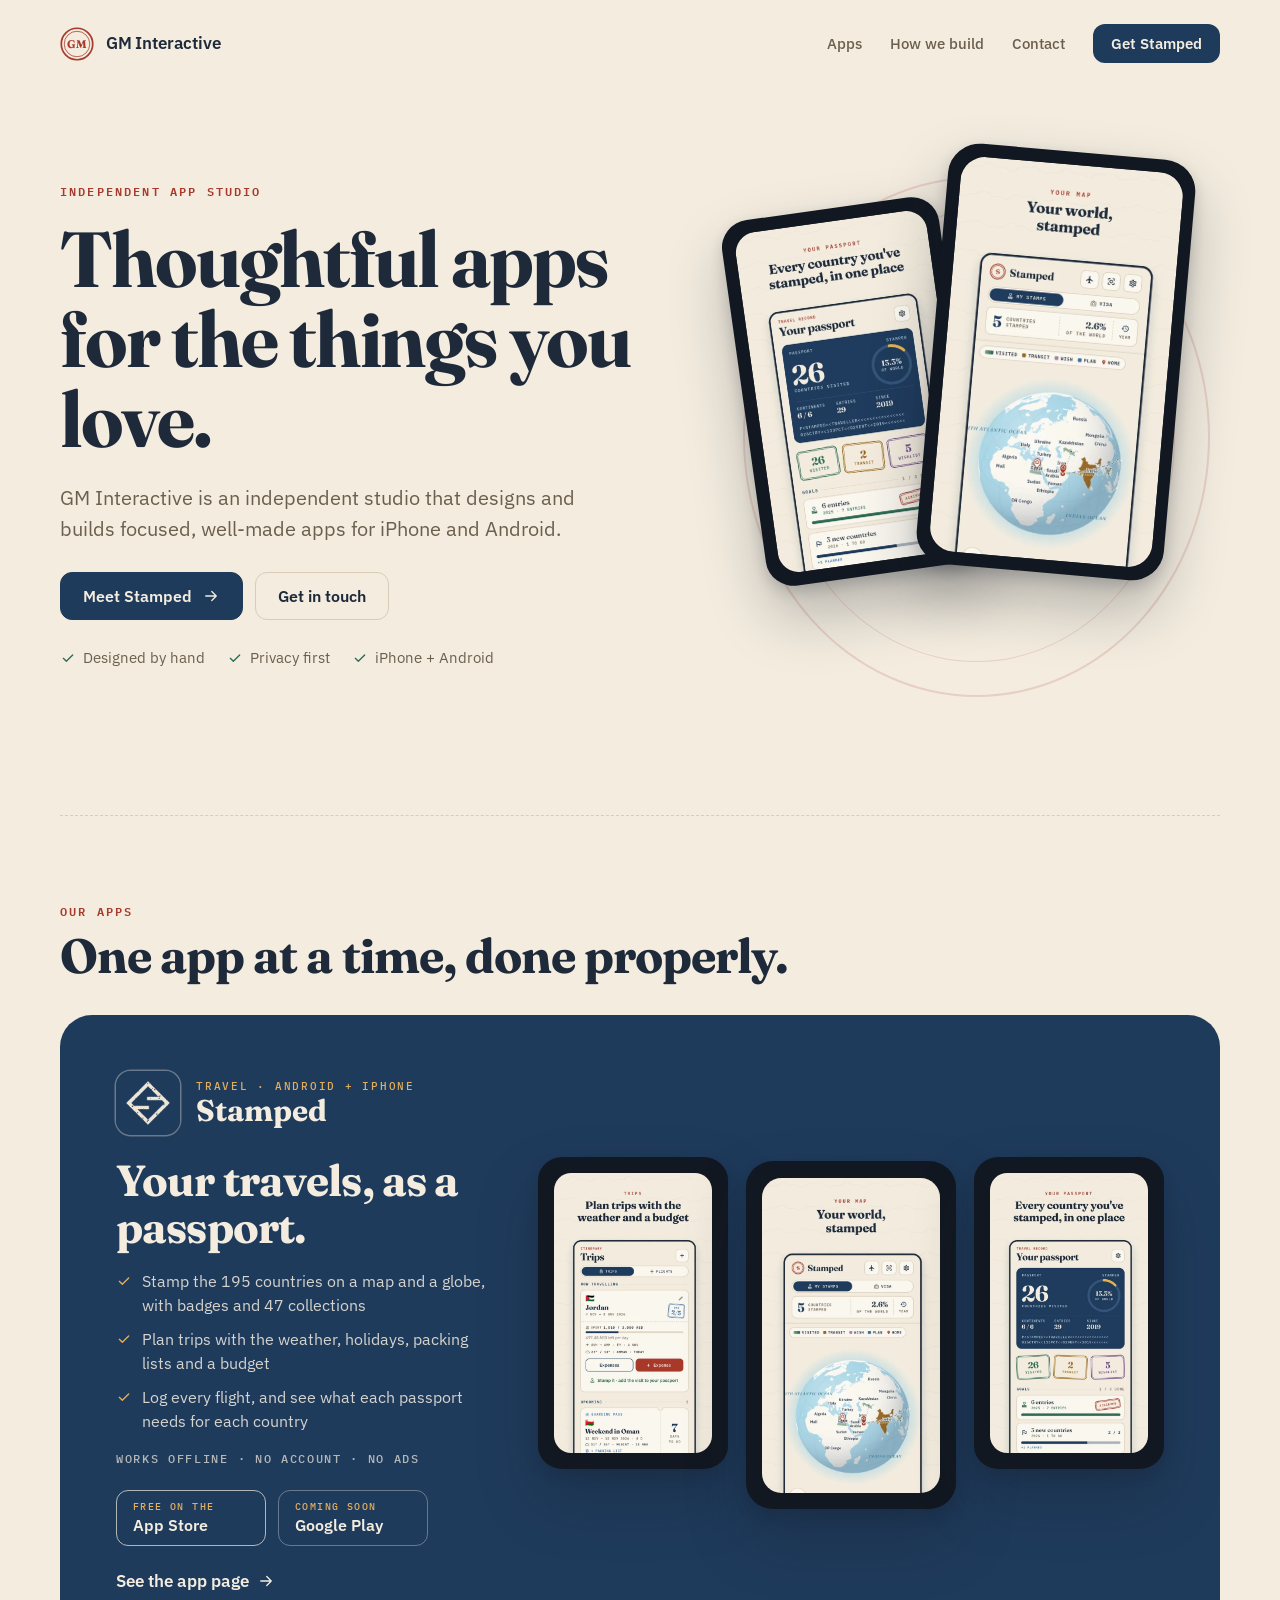
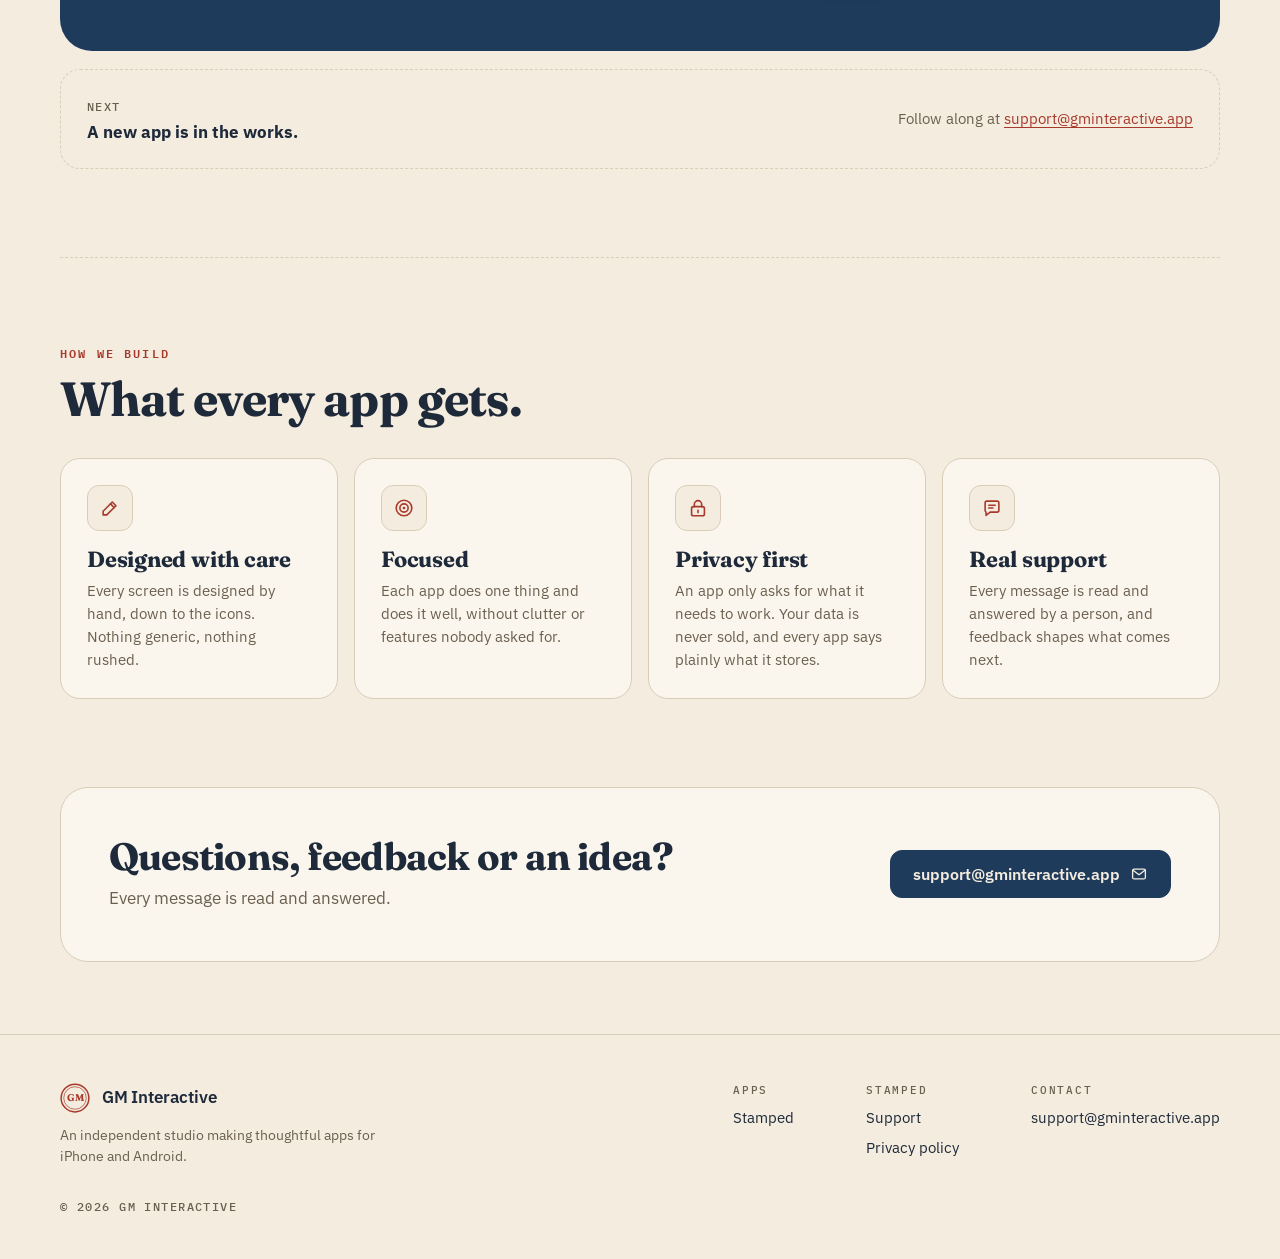
<file: index.html>
<!doctype html>
<html lang="en">
<head>
<meta charset="utf-8">
<meta name="viewport" content="width=device-width, initial-scale=1">
<title>GM Interactive · Thoughtful apps for iPhone and Android</title>
<meta name="description" content="GM Interactive is an independent studio that designs and builds focused, well-made apps for iPhone and Android. Home of Stamped, a travel passport for your phone.">
<meta property="og:title" content="GM Interactive">
<meta property="og:description" content="An independent studio making thoughtful apps for iPhone and Android.">
<meta property="og:image" content="https://gminteractive.app/stamped/img/og.png">
<meta property="og:image:width" content="1200">
<meta property="og:image:height" content="630">
<meta name="twitter:card" content="summary_large_image">
<link rel="icon" href="/favicon.svg" type="image/svg+xml">
<link rel="preconnect" href="https://fonts.googleapis.com">
<link rel="preconnect" href="https://fonts.gstatic.com" crossorigin>
<link href="https://fonts.googleapis.com/css2?family=Fraunces:opsz,wght@9..144,600;9..144,700&family=IBM+Plex+Mono:wght@500;600&family=IBM+Plex+Sans:wght@400;500;600&display=swap" rel="stylesheet">
<link rel="stylesheet" href="/style.css">
<style>
  .eyebrow { font: 600 12px/1.2 var(--mono); letter-spacing: .18em; text-transform: uppercase; color: var(--red); }
  .b { display: inline-flex; align-items: center; gap: 10px; min-height: 48px; padding: 13px 22px; border-radius: 12px; text-decoration: none;
        font: 600 16px/1 var(--sans); border: 1.5px solid var(--primary); background: var(--primary); color: var(--on-primary); }
  .b:hover { opacity: .92; }
  .b.ghost { background: transparent; color: var(--ink); border-color: var(--line); }
  .b.ghost:hover { border-color: var(--ink); opacity: 1; }

  .hero { display: grid; grid-template-columns: 1.1fr .9fr; gap: 56px; align-items: center; padding: 40px 0 88px; }
  .hero h1 { font-size: clamp(42px, 6.2vw, 78px); line-height: 1.03; letter-spacing: -.025em; margin: 20px 0 22px; }
  .hero .lead { font-size: 20px; line-height: 1.55; color: var(--muted); max-width: 540px; margin: 0 0 28px; }
  .hero .ctas { display: flex; gap: 12px; flex-wrap: wrap; }
  .trust { display: flex; gap: 22px; flex-wrap: wrap; margin-top: 26px; font-size: 15px; color: var(--muted); }
  .trust span { display: inline-flex; align-items: center; gap: 7px; }
  .trust svg { color: var(--green); }
  .stage { position: relative; height: 600px; }
  .stage .ring { position: absolute; border-radius: 50%; border: 2px solid var(--red); opacity: .16; }
  .stage .ring.r1 { inset: 50px 10px 30px 20px; }
  .stage .ring.r2 { inset: 85px 45px 65px 55px; border-width: 1px; }
  .phone { background: #121821; padding: 2.6%; border-radius: 13%/7.4%; box-shadow: 0 30px 60px rgba(20,28,40,.28), 0 6px 14px rgba(20,28,40,.18); }
  .phone img { width: 100%; height: auto; aspect-ratio: 9/16; object-fit: cover; border-radius: 11%/6.2%; }
  .stage .back { position: absolute; left: 4%; top: 80px; width: 44%; transform: rotate(-8deg); }
  .stage .front { position: absolute; left: 42%; top: 24px; width: 50%; transform: rotate(5deg); }

  .section { padding: 88px 0; }
  .section.lined { border-top: 1.5px dashed var(--line); }
  .section h2 { font-size: clamp(32px, 4vw, 48px); letter-spacing: -.02em; margin: 12px 0 0; }
  .section .head { margin-bottom: 32px; max-width: 760px; }

  .feature { background: var(--page); color: #F3ECDF; border-radius: 32px; padding: 56px; display: grid; grid-template-columns: 1fr auto; gap: 48px; align-items: center; overflow: hidden; }
  .feature .app-id { display: flex; align-items: center; gap: 16px; }
  .feature .app-id img { width: 64px; height: 64px; border-radius: 15px; box-shadow: 0 0 0 1.5px rgba(243,236,223,.35); }
  .feature .tag { font: 500 11px/1.4 var(--mono); letter-spacing: .16em; text-transform: uppercase; color: #E3AE5C; }
  .feature .name { font: 700 30px/1.1 var(--serif); }
  .feature h3 { font-size: clamp(30px, 3.4vw, 46px); line-height: 1.08; letter-spacing: -.02em; margin: 22px 0 18px; color: #F3ECDF; }
  .feature ul { list-style: none; padding: 0; margin: 0 0 18px; display: grid; gap: 10px; }
  .feature li { display: flex; gap: 10px; align-items: flex-start; font-size: 16px; line-height: 1.5; color: rgba(243,236,223,.86); }
  .feature li svg { color: #E3AE5C; flex: none; margin-top: 4px; }
  .feature .promise { font: 500 12px/1.4 var(--mono); letter-spacing: .14em; text-transform: uppercase; color: rgba(243,236,223,.7); margin-bottom: 22px; }
  .stores { display: flex; gap: 12px; flex-wrap: wrap; margin-bottom: 22px; }
  .store { display: flex; flex-direction: column; gap: 2px; padding: 9px 16px; border-radius: 12px; border: 1.5px solid rgba(243,236,223,.35); min-width: 150px; }
  .store small { font: 500 10px/1.3 var(--mono); letter-spacing: .14em; text-transform: uppercase; color: #E3AE5C; }
  .store b { font: 600 16px/1.3 var(--sans); }
  a.store { color: inherit; text-decoration: none; border-color: rgba(243,236,223,.7); }
  a.store:hover { background: rgba(243,236,223,.08); }
  .feature .more { display: inline-flex; align-items: center; gap: 8px; color: #F3ECDF; font-weight: 600; text-decoration: none; }
  .feature .more:hover { text-decoration: underline; }
  .shots { display: flex; gap: 18px; align-items: flex-end; }
  .shots .phone { width: 190px; }
  .shots .phone.mid { width: 210px; }
  .shots .phone.side { margin-bottom: 40px; }
  .next { margin-top: 18px; border: 1.5px dashed var(--line); border-radius: 20px; padding: 22px 26px; display: flex; align-items: center; justify-content: space-between; gap: 16px; flex-wrap: wrap; }
  .next b { display: block; font-size: 17px; }
  .next span.muted { font-size: 15px; }

  .grid4 { display: grid; grid-template-columns: repeat(4, 1fr); gap: 16px; }
  .pcard { background: var(--card); border: 1.5px solid var(--line); border-radius: 20px; padding: 26px; }
  .pcard .ico { width: 46px; height: 46px; border-radius: 12px; background: var(--paper); border: 1.5px solid var(--line); display: grid; place-items: center; color: var(--red); }
  .pcard h3 { font-size: 22px; margin: 16px 0 8px; }
  .pcard p { margin: 0; font-size: 15px; line-height: 1.55; color: var(--muted); }

  .contact { background: var(--card); border: 1.5px solid var(--line); border-radius: 28px; padding: 48px; display: flex; align-items: center; justify-content: space-between; gap: 24px; flex-wrap: wrap; }
  .contact h2 { font-size: clamp(28px, 3vw, 38px); letter-spacing: -.02em; margin: 0 0 8px; }
  .contact p { margin: 0; color: var(--muted); }

  @media (max-width: 980px) {
    .hero { grid-template-columns: 1fr; gap: 24px; padding-bottom: 56px; }
    .stage { height: 420px; max-width: 460px; width: 100%; margin: 0 auto; }
    .feature { grid-template-columns: 1fr; padding: 32px; }
    .grid4 { grid-template-columns: repeat(2, 1fr); }
  }
  @media (max-width: 640px) {
    .hero { padding-top: 16px; }
    .hero .lead { font-size: 17px; }
    .trust { gap: 12px; }
    .stage { height: 360px; }
    .section { padding: 56px 0; }
    .feature { padding: 24px; border-radius: 22px; }
    .shots { gap: 10px; justify-content: center; margin: 0 -24px; }
    .shots .phone, .shots .phone.mid { width: 30%; }
    .shots .phone.side { margin-bottom: 0; }
    .grid4 { grid-template-columns: 1fr; }
    .contact { padding: 28px; border-radius: 22px; }
  }
</style>
</head>
<body>
<header class="wrap top">
  <a class="brand" href="/"><svg width="34" height="34" viewBox="0 0 40 40" aria-hidden="true"><circle cx="20" cy="20" r="18.5" fill="none" stroke="var(--red)" stroke-width="2"/><circle cx="20" cy="20" r="15" fill="none" stroke="var(--red)" stroke-width="0.9"/><text x="20" y="24.6" text-anchor="middle" font-family="Fraunces, Georgia, serif" font-weight="700" font-size="13" letter-spacing="-0.5" fill="var(--red)">GM</text></svg>GM Interactive</a>
  <nav class="nav" aria-label="Main"><a href="/#apps">Apps</a><a href="/#how">How we build</a><a href="/#contact">Contact</a><a class="cta" href="/stamped/">Get Stamped</a></nav>
  <details class="menu">
    <summary aria-label="Menu"><svg width="22" height="22" viewBox="0 0 24 24" fill="none" stroke="currentColor" stroke-width="1.75" stroke-linecap="round" aria-hidden="true"><path d="M4 7h16M4 12h16M4 17h16"/></svg></summary>
    <div class="menu-panel"><a href="/#apps">Apps</a><a href="/#how">How we build</a><a href="/#contact">Contact</a><a href="/stamped/">Get Stamped</a></div>
  </details>
</header>

<main class="wrap">
  <section class="hero">
    <div>
      <div class="eyebrow">Independent app studio</div>
      <h1>Thoughtful apps for the things you love.</h1>
      <p class="lead">GM Interactive is an independent studio that designs and builds focused, well-made apps for iPhone and Android.</p>
      <div class="ctas">
        <a class="b" href="/stamped/">Meet Stamped <svg width="18" height="18" viewBox="0 0 24 24" fill="none" stroke="currentColor" stroke-width="1.75" stroke-linecap="round" stroke-linejoin="round" aria-hidden="true"><path d="M5 12h14M13 6l6 6-6 6"/></svg></a>
        <a class="b ghost" href="#contact">Get in touch</a>
      </div>
      <div class="trust"><span><svg width="16" height="16" viewBox="0 0 24 24" fill="none" stroke="currentColor" stroke-width="2" stroke-linecap="round" stroke-linejoin="round" aria-hidden="true"><path d="M5 12.5l4.5 4.5L19 7.5"/></svg>Designed by hand</span><span><svg width="16" height="16" viewBox="0 0 24 24" fill="none" stroke="currentColor" stroke-width="2" stroke-linecap="round" stroke-linejoin="round" aria-hidden="true"><path d="M5 12.5l4.5 4.5L19 7.5"/></svg>Privacy first</span><span><svg width="16" height="16" viewBox="0 0 24 24" fill="none" stroke="currentColor" stroke-width="2" stroke-linecap="round" stroke-linejoin="round" aria-hidden="true"><path d="M5 12.5l4.5 4.5L19 7.5"/></svg>iPhone + Android</span></div>
    </div>
    <div class="stage" aria-hidden="true">
      <div class="ring r1"></div><div class="ring r2"></div>
      <div class="phone back"><img src="/stamped/img/shot-3.webp" alt="" width="540" height="960" loading="lazy"></div>
      <div class="phone front"><img src="/stamped/img/shot-1.webp" alt="" width="540" height="960" loading="lazy"></div>
    </div>
  </section>

  <section class="section lined" id="apps">
    <div class="head"><div class="eyebrow">Our apps</div><h2>One app at a time, done properly.</h2></div>
    <div class="feature">
      <div>
        <div class="app-id"><img src="/stamped/img/icon.png" alt="Stamped app icon" width="64" height="64">
          <div><div class="tag">Travel · Android + iPhone</div><div class="name">Stamped</div></div></div>
        <h3>Your travels, as a passport.</h3>
        <ul>
          <li><svg width="16" height="16" viewBox="0 0 24 24" fill="none" stroke="currentColor" stroke-width="2" stroke-linecap="round" stroke-linejoin="round" aria-hidden="true"><path d="M5 12.5l4.5 4.5L19 7.5"/></svg><span>Stamp the 195 countries on a map and a globe, with badges and 47 collections</span></li>
          <li><svg width="16" height="16" viewBox="0 0 24 24" fill="none" stroke="currentColor" stroke-width="2" stroke-linecap="round" stroke-linejoin="round" aria-hidden="true"><path d="M5 12.5l4.5 4.5L19 7.5"/></svg><span>Plan trips with the weather, holidays, packing lists and a budget</span></li>
          <li><svg width="16" height="16" viewBox="0 0 24 24" fill="none" stroke="currentColor" stroke-width="2" stroke-linecap="round" stroke-linejoin="round" aria-hidden="true"><path d="M5 12.5l4.5 4.5L19 7.5"/></svg><span>Log every flight, and see what each passport needs for each country</span></li>
        </ul>
        <div class="promise">Works offline · No account · No ads</div>
        <div class="stores">
          <a class="store" href="https://apps.apple.com/app/id6835320207" rel="noopener"><small>Free on the</small><b>App Store</b></a>
          <span class="store"><small>Coming soon</small><b>Google Play</b></span>
        </div>
        <a class="more" href="/stamped/">See the app page <svg width="18" height="18" viewBox="0 0 24 24" fill="none" stroke="currentColor" stroke-width="1.75" stroke-linecap="round" stroke-linejoin="round" aria-hidden="true"><path d="M5 12h14M13 6l6 6-6 6"/></svg></a>
      </div>
      <div class="shots">
        <div class="phone side"><img src="/stamped/img/shot-5.webp" alt="Trips with the weather and a budget" width="540" height="960" loading="lazy"></div>
        <div class="phone mid"><img src="/stamped/img/shot-1.webp" alt="Your map: a globe with the countries you have visited" width="540" height="960" loading="lazy"></div>
        <div class="phone side"><img src="/stamped/img/shot-3.webp" alt="Your passport: countries, continents and goals" width="540" height="960" loading="lazy"></div>
      </div>
    </div>
    <div class="next"><div><span class="label">Next</span><b>A new app is in the works.</b></div><span class="muted">Follow along at <a href="mailto:support@gminteractive.app">support@gminteractive.app</a></span></div>
  </section>

  <section class="section lined" id="how">
    <div class="head"><div class="eyebrow">How we build</div><h2>What every app gets.</h2></div>
    <div class="grid4">
      <div class="pcard"><div class="ico"><svg width="22" height="22" viewBox="0 0 24 24" fill="none" stroke="currentColor" stroke-width="1.75" stroke-linecap="round" stroke-linejoin="round" aria-hidden="true"><path d="M14.5 5.5l4 4L8.5 19.5H4.5v-4z"/><path d="M12.5 7.5l4 4"/></svg></div><h3>Designed with care</h3><p>Every screen is designed by hand, down to the icons. Nothing generic, nothing rushed.</p></div>
      <div class="pcard"><div class="ico"><svg width="22" height="22" viewBox="0 0 24 24" fill="none" stroke="currentColor" stroke-width="1.75" stroke-linecap="round" stroke-linejoin="round" aria-hidden="true"><circle cx="12" cy="12" r="8.5"/><circle cx="12" cy="12" r="4.5"/><circle cx="12" cy="12" r="0.6"/></svg></div><h3>Focused</h3><p>Each app does one thing and does it well, without clutter or features nobody asked for.</p></div>
      <div class="pcard"><div class="ico"><svg width="22" height="22" viewBox="0 0 24 24" fill="none" stroke="currentColor" stroke-width="1.75" stroke-linecap="round" stroke-linejoin="round" aria-hidden="true"><rect x="5" y="10.5" width="14" height="10" rx="2"/><path d="M8 10.5V8a4 4 0 0 1 8 0v2.5M12 14.5v2.5"/></svg></div><h3>Privacy first</h3><p>An app only asks for what it needs to work. Your data is never sold, and every app says plainly what it stores.</p></div>
      <div class="pcard"><div class="ico"><svg width="22" height="22" viewBox="0 0 24 24" fill="none" stroke="currentColor" stroke-width="1.75" stroke-linecap="round" stroke-linejoin="round" aria-hidden="true"><path d="M4.5 6.5A2 2 0 0 1 6.5 4.5h11a2 2 0 0 1 2 2v8a2 2 0 0 1-2 2H10l-4.5 3.5v-3.5a2 2 0 0 1-1-1.7z"/><path d="M8.5 9h7M8.5 12h4.5"/></svg></div><h3>Real support</h3><p>Every message is read and answered by a person, and feedback shapes what comes next.</p></div>
    </div>
  </section>

  <section id="contact">
    <div class="contact">
      <div><h2>Questions, feedback or an idea?</h2><p>Every message is read and answered.</p></div>
      <a class="b" href="mailto:support@gminteractive.app">support@gminteractive.app <svg width="18" height="18" viewBox="0 0 24 24" fill="none" stroke="currentColor" stroke-width="1.75" stroke-linecap="round" stroke-linejoin="round" aria-hidden="true"><rect x="3.5" y="5.5" width="17" height="13" rx="2"/><path d="M4 7l8 6 8-6"/></svg></a>
    </div>
  </section>
</main>

<footer class="foot">
  <div class="wrap">
    <div class="foot-grid">
      <div class="foot-about">
        <a class="brand" href="/"><svg width="30" height="30" viewBox="0 0 40 40" aria-hidden="true"><circle cx="20" cy="20" r="18.5" fill="none" stroke="var(--red)" stroke-width="2"/><circle cx="20" cy="20" r="15" fill="none" stroke="var(--red)" stroke-width="0.9"/><text x="20" y="24.6" text-anchor="middle" font-family="Fraunces, Georgia, serif" font-weight="700" font-size="13" letter-spacing="-0.5" fill="var(--red)">GM</text></svg>GM Interactive</a>
        <p>An independent studio making thoughtful apps for iPhone and Android.</p>
      </div>
      <div class="foot-cols">
        <div class="foot-col"><span class="label">Apps</span><a href="/stamped/">Stamped</a></div>
        <div class="foot-col"><span class="label">Stamped</span><a href="/stamped/support/">Support</a><a href="/stamped/privacy/">Privacy policy</a></div>
        <div class="foot-col"><span class="label">Contact</span><a href="mailto:support@gminteractive.app">support@gminteractive.app</a></div>
      </div>
    </div>
    <div class="label foot-copy">© 2026 GM Interactive</div>
  </div>
</footer>
</body>
</html>
</file>
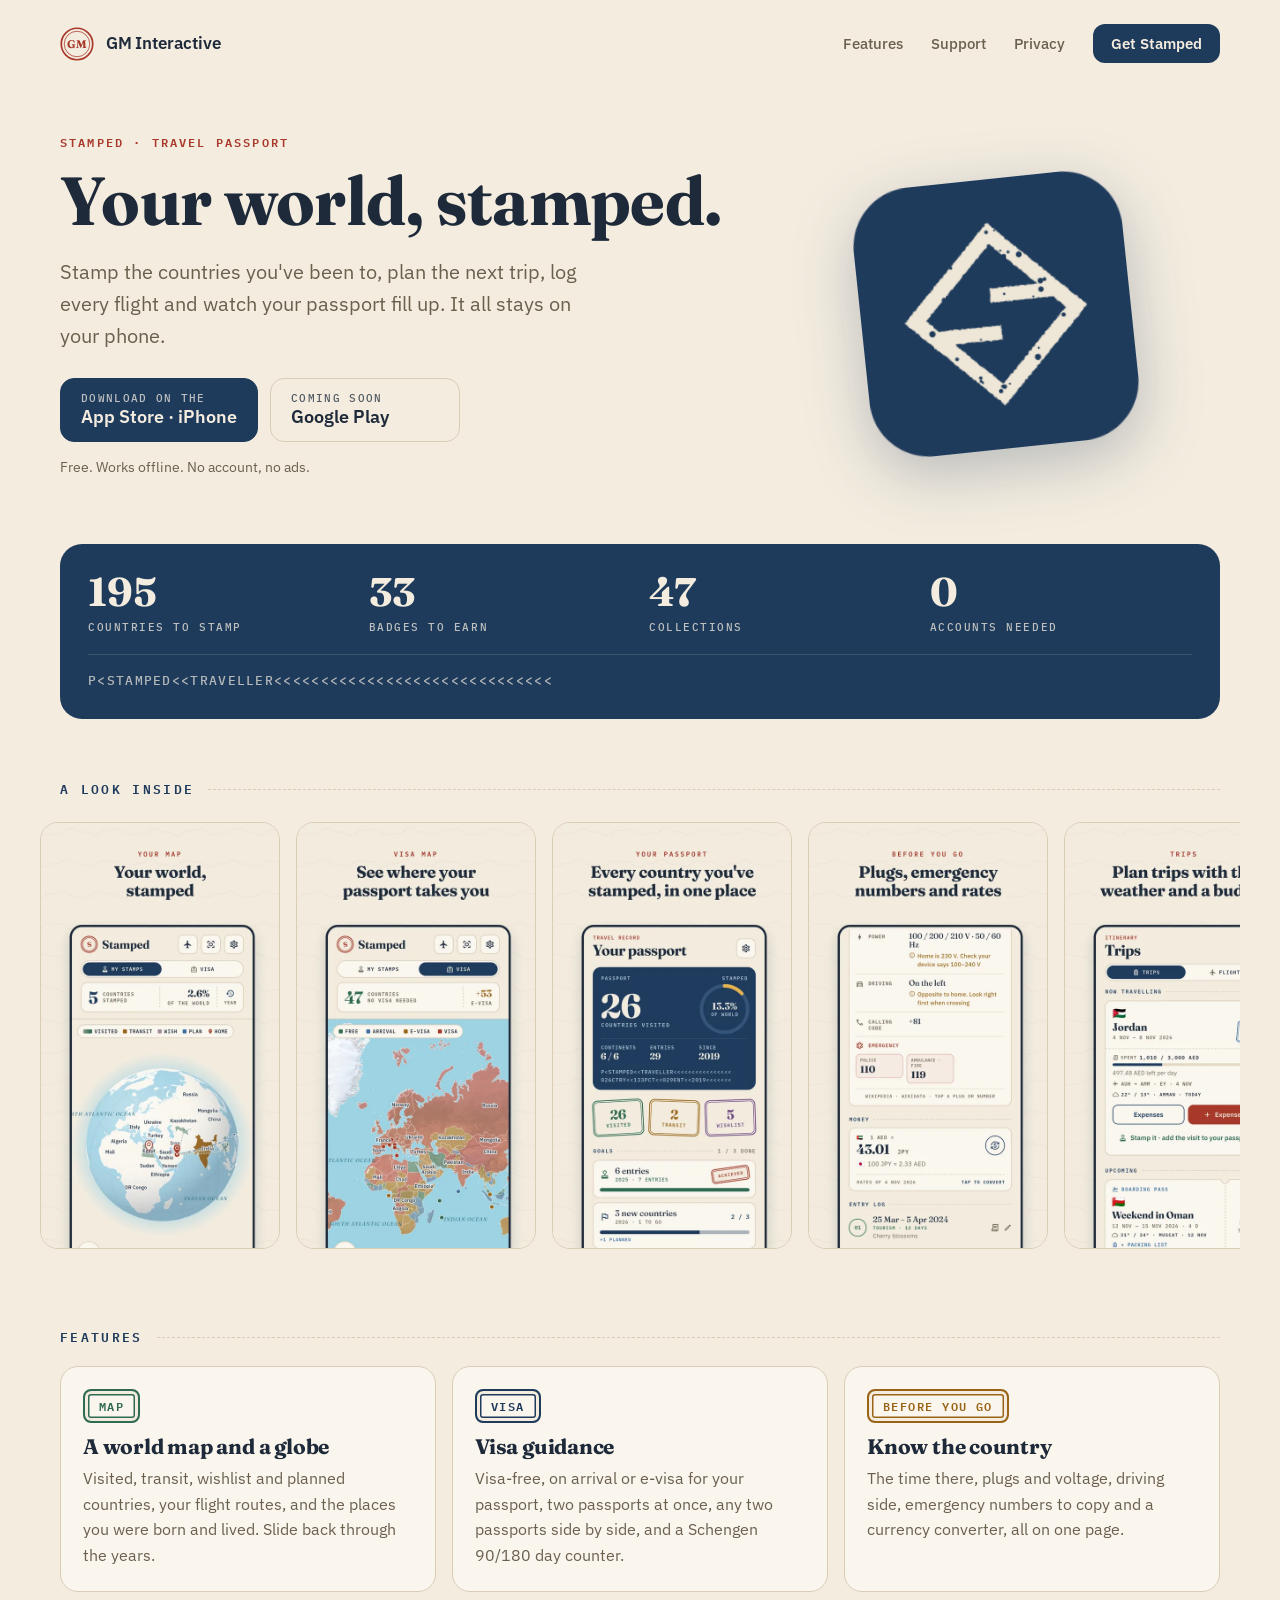
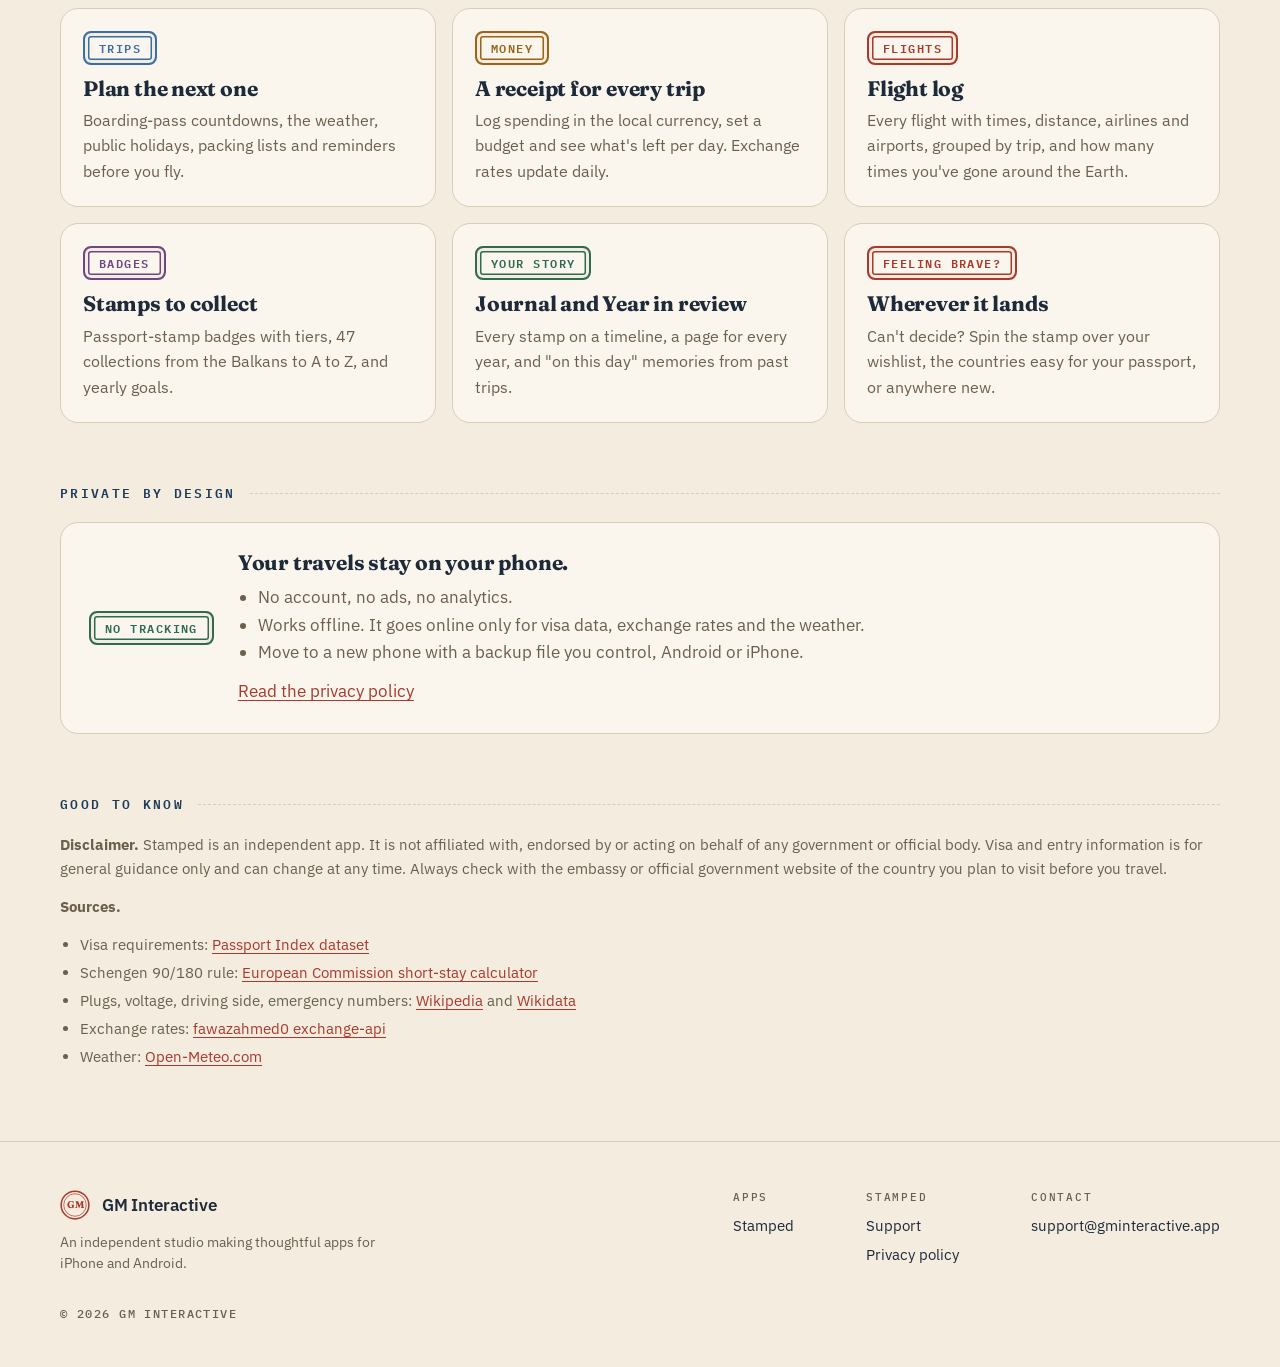
<file: stamped/index.html>
<!doctype html>
<html lang="en">
<head>
<meta charset="utf-8">
<meta name="viewport" content="width=device-width, initial-scale=1">
<title>Stamped · Travel Passport</title>
<meta name="description" content="Your travels as a passport: stamp countries, plan trips, log flights. Offline, no account, no ads.">
<meta property="og:title" content="Stamped · Travel Passport">
<meta property="og:description" content="Your travels as a passport: stamp countries, plan trips, log flights. Offline.">
<meta property="og:image" content="https://gminteractive.app/stamped/img/og.png">
<meta property="og:image:width" content="1200">
<meta property="og:image:height" content="630">
<meta name="twitter:card" content="summary_large_image">
<link rel="icon" href="/stamped/img/favicon.png">
<link rel="apple-touch-icon" href="/stamped/img/apple-touch-icon.png">
<link rel="preconnect" href="https://fonts.googleapis.com">
<link rel="preconnect" href="https://fonts.gstatic.com" crossorigin>
<link href="https://fonts.googleapis.com/css2?family=Fraunces:opsz,wght@9..144,600;9..144,700&family=IBM+Plex+Mono:wght@500;600&family=IBM+Plex+Sans:wght@400;500;600&display=swap" rel="stylesheet">
<link rel="stylesheet" href="/style.css">
<style>
  .hero { display: grid; grid-template-columns: 1.2fr .8fr; gap: 40px; align-items: center; padding: 48px 0 8px; }
  .hero h1 { margin: 14px 0 18px; }
  .hero .lead { font-size: 20px; color: var(--muted); max-width: 520px; margin-bottom: 26px; }
  .hero .logo { width: min(270px, 70%); height: auto; justify-self: center; transform: rotate(-6deg); filter: drop-shadow(0 18px 30px rgba(31,59,92,.28)); }
  .note { margin-top: 14px; font-size: 14px; color: var(--muted); }
  @media (max-width: 760px) {
    .hero { grid-template-columns: 1fr; padding-top: 24px; }
    .hero .logo { grid-row: 1; width: 120px; height: auto; justify-self: start; }
  }

  /* passport card */
  .pass { background: var(--page); color: #F3ECDF; border-radius: 22px; padding: 28px; margin-top: 44px;
          display: grid; grid-template-columns: repeat(4, 1fr); gap: 18px; }
  .pass .n { font: 700 40px/1 var(--serif); }
  .pass .l { font: 500 11px/1.4 var(--mono); letter-spacing: .14em; text-transform: uppercase; opacity: .75; margin-top: 8px; }
  .pass .mrz { grid-column: 1 / -1; border-top: 1px solid rgba(243,236,223,.18); padding-top: 16px;
               font: 500 13px/1.6 var(--mono); letter-spacing: .1em; opacity: .7; overflow: hidden; white-space: nowrap; }
  @media (max-width: 640px) { .pass { grid-template-columns: repeat(2, 1fr); } }

  /* screenshots */
  .shots { display: flex; gap: 16px; overflow-x: auto; scroll-snap-type: x mandatory; padding: 4px 20px 18px;
           margin: 0 -20px; scrollbar-width: thin; }
  .shots img { width: 240px; height: auto; aspect-ratio: 9 / 16; border-radius: 18px; border: 1.5px solid var(--line);
               scroll-snap-align: start; flex: none; }

  /* features */
  .feats { display: grid; grid-template-columns: repeat(auto-fit, minmax(280px, 1fr)); gap: 16px; }
  .feat { padding: 22px; }
  .feat h3 { margin: 12px 0 8px; }
  .feat p { margin: 0; color: var(--muted); font-size: 16px; }
  .c-green { color: var(--green); } .c-amber { color: var(--amber); } .c-purple { color: var(--purple); }
  .c-blue { color: var(--blue); } .c-red { color: var(--red); } .c-primary { color: var(--primary); }

  /* privacy band */
  .private { padding: 28px; display: grid; grid-template-columns: auto 1fr; gap: 24px; align-items: center; }
  .private ul { margin: 10px 0 0; padding-left: 20px; color: var(--muted); }
    .private .chip { justify-self: start; }
  @media (max-width: 640px) { .private { grid-template-columns: 1fr; } }

  .fine { font-size: 15px; color: var(--muted); }
  .fine ul { padding-left: 20px; margin: 8px 0 0; }
  .fine li { margin: 4px 0; }
</style>
</head>
<body>
<header class="wrap top">
  <a class="brand" href="/"><svg width="34" height="34" viewBox="0 0 40 40" aria-hidden="true"><circle cx="20" cy="20" r="18.5" fill="none" stroke="var(--red)" stroke-width="2"/><circle cx="20" cy="20" r="15" fill="none" stroke="var(--red)" stroke-width="0.9"/><text x="20" y="24.6" text-anchor="middle" font-family="Fraunces, Georgia, serif" font-weight="700" font-size="13" letter-spacing="-0.5" fill="var(--red)">GM</text></svg>GM Interactive</a>
  <nav class="nav" aria-label="Main"><a href="/stamped/#features">Features</a><a href="/stamped/support/">Support</a><a href="/stamped/privacy/">Privacy</a><a class="cta" href="/stamped/">Get Stamped</a></nav>
  <details class="menu">
    <summary aria-label="Menu"><svg width="22" height="22" viewBox="0 0 24 24" fill="none" stroke="currentColor" stroke-width="1.75" stroke-linecap="round" aria-hidden="true"><path d="M4 7h16M4 12h16M4 17h16"/></svg></summary>
    <div class="menu-panel"><a href="/stamped/#features">Features</a><a href="/stamped/support/">Support</a><a href="/stamped/privacy/">Privacy</a><a href="/stamped/">Get Stamped</a></div>
  </details>
</header>

<main class="wrap">
  <section class="hero">
    <div>
      <div class="kicker">Stamped · Travel passport</div>
      <h1>Your world, stamped.</h1>
      <p class="lead">Stamp the countries you've been to, plan the next trip, log every flight and watch your passport fill up. It all stays on your phone.</p>
      <div class="btns">
        <a class="btn" href="https://apps.apple.com/app/id6835320207" rel="noopener"><small>Download on the</small><b>App Store · iPhone</b></a>
        <span class="btn ghost" aria-disabled="true"><small>Coming soon</small><b>Google Play</b></span>
      </div>
      <p class="note">Free. Works offline. No account, no ads.</p>
    </div>
    <img class="logo" src="/stamped/img/logo.png" alt="The Stamped logo: an S inside a diamond, cream on navy" width="320" height="320">
  </section>

  <div class="pass" aria-label="What's inside">
    <div><div class="n">195</div><div class="l">Countries to stamp</div></div>
    <div><div class="n">33</div><div class="l">Badges to earn</div></div>
    <div><div class="n">47</div><div class="l">Collections</div></div>
    <div><div class="n">0</div><div class="l">Accounts needed</div></div>
    <div class="mrz">P&lt;STAMPED&lt;&lt;TRAVELLER&lt;&lt;&lt;&lt;&lt;&lt;&lt;&lt;&lt;&lt;&lt;&lt;&lt;&lt;&lt;&lt;&lt;&lt;&lt;&lt;&lt;&lt;&lt;&lt;&lt;&lt;&lt;&lt;&lt;&lt;</div>
  </div>

  <div class="rule"><span>A look inside</span></div>
  <div class="shots">
    <img src="/stamped/img/shot-1.webp" alt="Your map: a globe with the countries you've visited" loading="lazy" width="540" height="960">
    <img src="/stamped/img/shot-2.webp" alt="Visa map: where your passport takes you" loading="lazy" width="540" height="960">
    <img src="/stamped/img/shot-3.webp" alt="Your passport: countries, continents and goals" loading="lazy" width="540" height="960">
    <img src="/stamped/img/shot-4.webp" alt="Before you go: plugs, emergency numbers and rates" loading="lazy" width="540" height="960">
    <img src="/stamped/img/shot-5.webp" alt="Trips with the weather and a budget" loading="lazy" width="540" height="960">
    <img src="/stamped/img/shot-6.webp" alt="Trip expenses in any currency" loading="lazy" width="540" height="960">
    <img src="/stamped/img/shot-7.webp" alt="Flight log: every flight you've flown" loading="lazy" width="540" height="960">
    <img src="/stamped/img/shot-8.webp" alt="Year in review" loading="lazy" width="540" height="960">
  </div>

  <div class="rule" id="features"><span>Features</span></div>
  <div class="feats">
    <div class="card feat"><span class="chip c-green">Map</span><h3>A world map and a globe</h3><p>Visited, transit, wishlist and planned countries, your flight routes, and the places you were born and lived. Slide back through the years.</p></div>
    <div class="card feat"><span class="chip c-primary">Visa</span><h3>Visa guidance</h3><p>Visa-free, on arrival or e-visa for your passport, two passports at once, any two passports side by side, and a Schengen 90/180 day counter.</p></div>
    <div class="card feat"><span class="chip c-amber">Before you go</span><h3>Know the country</h3><p>The time there, plugs and voltage, driving side, emergency numbers to copy and a currency converter, all on one page.</p></div>
    <div class="card feat"><span class="chip c-blue">Trips</span><h3>Plan the next one</h3><p>Boarding-pass countdowns, the weather, public holidays, packing lists and reminders before you fly.</p></div>
    <div class="card feat"><span class="chip c-amber">Money</span><h3>A receipt for every trip</h3><p>Log spending in the local currency, set a budget and see what's left per day. Exchange rates update daily.</p></div>
    <div class="card feat"><span class="chip c-red">Flights</span><h3>Flight log</h3><p>Every flight with times, distance, airlines and airports, grouped by trip, and how many times you've gone around the Earth.</p></div>
    <div class="card feat"><span class="chip c-purple">Badges</span><h3>Stamps to collect</h3><p>Passport-stamp badges with tiers, 47 collections from the Balkans to A to Z, and yearly goals.</p></div>
    <div class="card feat"><span class="chip c-green">Your story</span><h3>Journal and Year in review</h3><p>Every stamp on a timeline, a page for every year, and "on this day" memories from past trips.</p></div>
    <div class="card feat"><span class="chip c-red">Feeling brave?</span><h3>Wherever it lands</h3><p>Can't decide? Spin the stamp over your wishlist, the countries easy for your passport, or anywhere new.</p></div>
  </div>

  <div class="rule"><span>Private by design</span></div>
  <div class="card private">
    <span class="chip c-green">No tracking</span>
    <div>
      <h3>Your travels stay on your phone.</h3>
      <ul>
        <li>No account, no ads, no analytics.</li>
        <li>Works offline. It goes online only for visa data, exchange rates and the weather.</li>
        <li>Move to a new phone with a backup file you control, Android or iPhone.</li>
      </ul>
      <p style="margin:12px 0 0"><a href="/stamped/privacy/">Read the privacy policy</a></p>
    </div>
  </div>

  <div class="rule"><span>Good to know</span></div>
  <div class="fine">
    <p><strong>Disclaimer.</strong> Stamped is an independent app. It is not affiliated with, endorsed by or acting on behalf of any government or official body. Visa and entry information is for general guidance only and can change at any time. Always check with the embassy or official government website of the country you plan to visit before you travel.</p>
    <p><strong>Sources.</strong></p>
    <ul>
      <li>Visa requirements: <a href="https://github.com/imorte/passport-index-data">Passport Index dataset</a></li>
      <li>Schengen 90/180 rule: <a href="https://home-affairs.ec.europa.eu/policies/schengen/border-crossing/short-stay-calculator_en">European Commission short-stay calculator</a></li>
      <li>Plugs, voltage, driving side, emergency numbers: <a href="https://www.wikipedia.org">Wikipedia</a> and <a href="https://www.wikidata.org">Wikidata</a></li>
      <li>Exchange rates: <a href="https://github.com/fawazahmed0/exchange-api">fawazahmed0 exchange-api</a></li>
      <li>Weather: <a href="https://open-meteo.com">Open-Meteo.com</a></li>
    </ul>
  </div>
</main>

<footer class="foot">
  <div class="wrap">
    <div class="foot-grid">
      <div class="foot-about">
        <a class="brand" href="/"><svg width="30" height="30" viewBox="0 0 40 40" aria-hidden="true"><circle cx="20" cy="20" r="18.5" fill="none" stroke="var(--red)" stroke-width="2"/><circle cx="20" cy="20" r="15" fill="none" stroke="var(--red)" stroke-width="0.9"/><text x="20" y="24.6" text-anchor="middle" font-family="Fraunces, Georgia, serif" font-weight="700" font-size="13" letter-spacing="-0.5" fill="var(--red)">GM</text></svg>GM Interactive</a>
        <p>An independent studio making thoughtful apps for iPhone and Android.</p>
      </div>
      <div class="foot-cols">
        <div class="foot-col"><span class="label">Apps</span><a href="/stamped/">Stamped</a></div>
        <div class="foot-col"><span class="label">Stamped</span><a href="/stamped/support/">Support</a><a href="/stamped/privacy/">Privacy policy</a></div>
        <div class="foot-col"><span class="label">Contact</span><a href="mailto:support@gminteractive.app">support@gminteractive.app</a></div>
      </div>
    </div>
    <div class="label foot-copy">© 2026 GM Interactive</div>
  </div>
</footer>
</body>
</html>
</file>
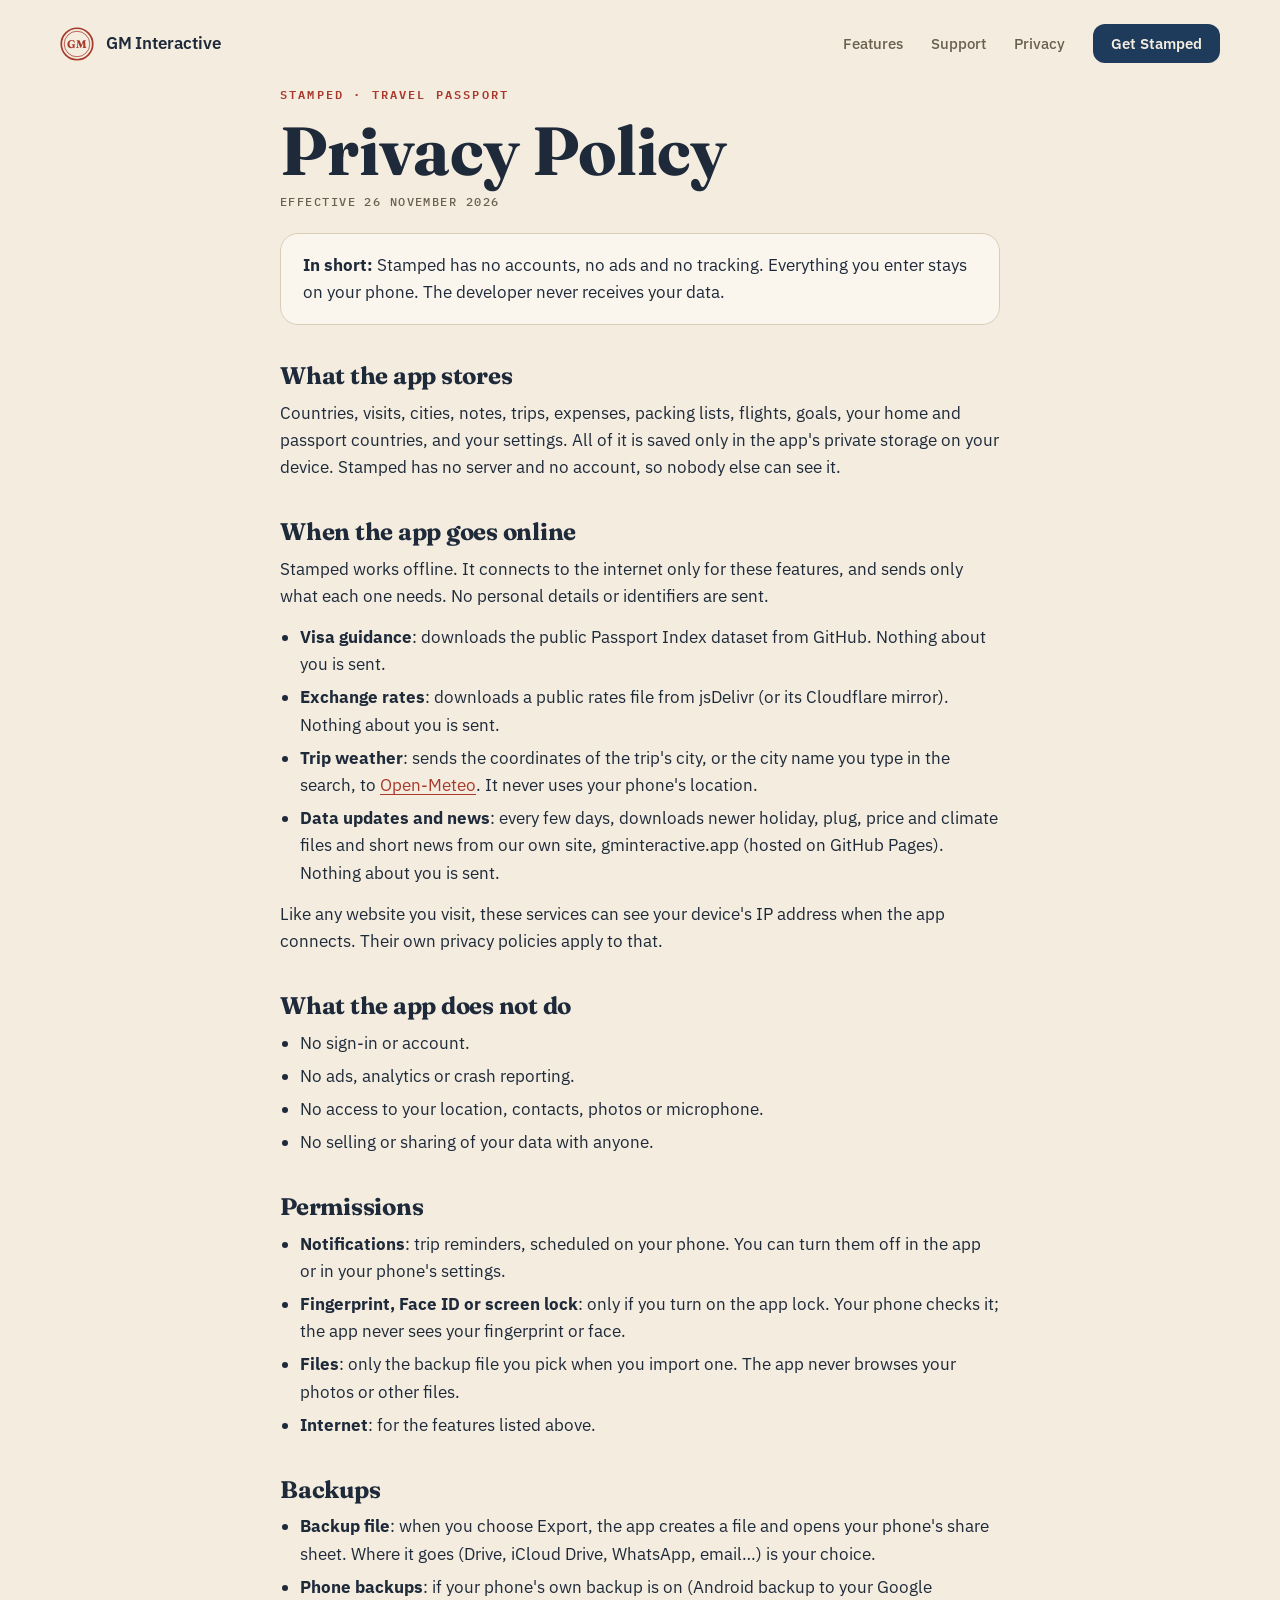
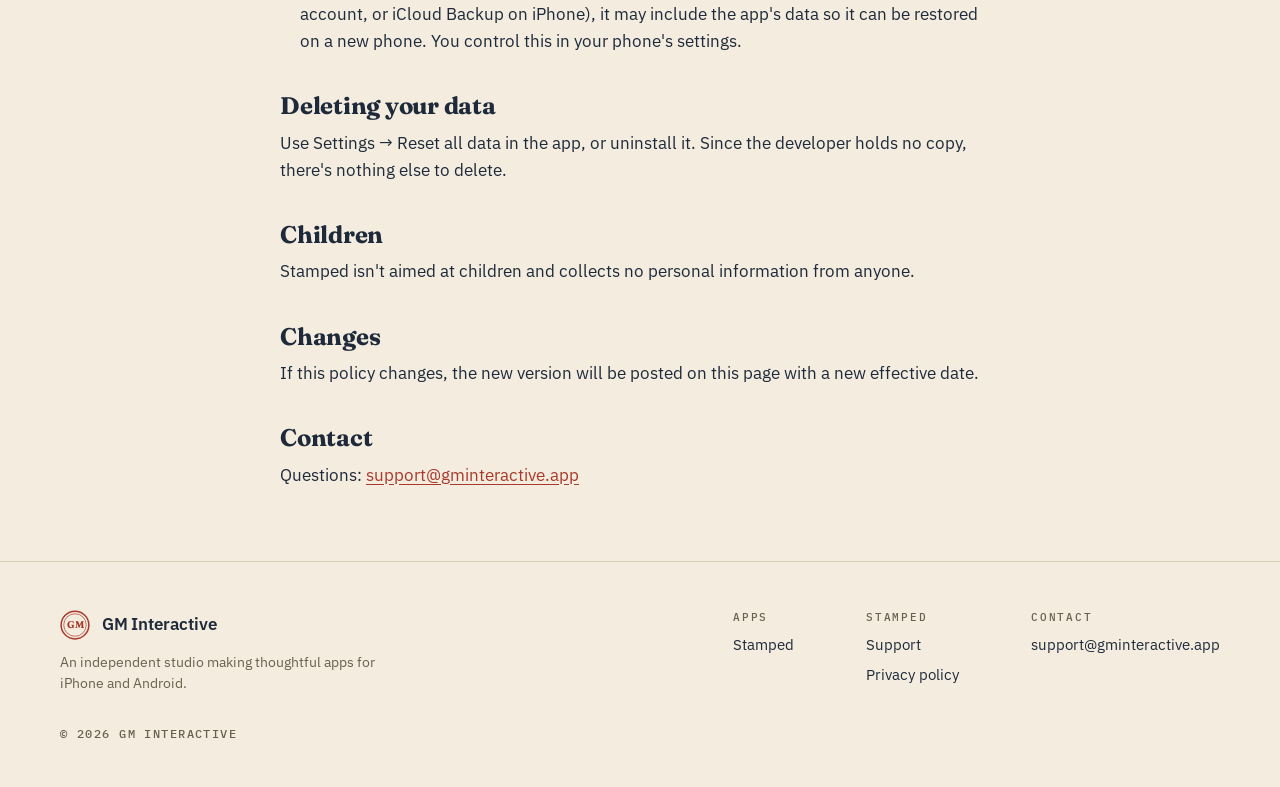
<file: stamped/privacy/index.html>
<!doctype html>
<html lang="en">
<head>
<meta charset="utf-8">
<meta name="viewport" content="width=device-width, initial-scale=1">
<title>Stamped · Privacy Policy</title>
<meta name="description" content="Stamped has no accounts, no ads and no tracking. Everything you enter stays on your phone.">
<link rel="icon" href="/stamped/img/favicon.png">
<link rel="preconnect" href="https://fonts.googleapis.com">
<link rel="preconnect" href="https://fonts.gstatic.com" crossorigin>
<link href="https://fonts.googleapis.com/css2?family=Fraunces:opsz,wght@9..144,600;9..144,700&family=IBM+Plex+Mono:wght@500;600&family=IBM+Plex+Sans:wght@400;500;600&display=swap" rel="stylesheet">
<link rel="stylesheet" href="/style.css">
</head>
<body>
<header class="wrap top">
  <a class="brand" href="/"><svg width="34" height="34" viewBox="0 0 40 40" aria-hidden="true"><circle cx="20" cy="20" r="18.5" fill="none" stroke="var(--red)" stroke-width="2"/><circle cx="20" cy="20" r="15" fill="none" stroke="var(--red)" stroke-width="0.9"/><text x="20" y="24.6" text-anchor="middle" font-family="Fraunces, Georgia, serif" font-weight="700" font-size="13" letter-spacing="-0.5" fill="var(--red)">GM</text></svg>GM Interactive</a>
  <nav class="nav" aria-label="Main"><a href="/stamped/#features">Features</a><a href="/stamped/support/">Support</a><a href="/stamped/privacy/">Privacy</a><a class="cta" href="/stamped/">Get Stamped</a></nav>
  <details class="menu">
    <summary aria-label="Menu"><svg width="22" height="22" viewBox="0 0 24 24" fill="none" stroke="currentColor" stroke-width="1.75" stroke-linecap="round" aria-hidden="true"><path d="M4 7h16M4 12h16M4 17h16"/></svg></summary>
    <div class="menu-panel"><a href="/stamped/#features">Features</a><a href="/stamped/support/">Support</a><a href="/stamped/privacy/">Privacy</a><a href="/stamped/">Get Stamped</a></div>
  </details>
</header>

<main class="wrap narrow prose">
  <div class="kicker">Stamped · Travel passport</div>
  <h1 style="margin:12px 0 6px">Privacy Policy</h1>
  <p class="label">Effective 26 November 2026</p>

  <div class="card">
    <p style="margin:0"><strong>In short:</strong> Stamped has no accounts, no ads and no tracking. Everything you enter stays on your phone. The developer never receives your data.</p>
  </div>

  <h2>What the app stores</h2>
  <p>Countries, visits, cities, notes, trips, expenses, packing lists, flights, goals, your home and passport countries, and your settings. All of it is saved only in the app's private storage on your device. Stamped has no server and no account, so nobody else can see it.</p>

  <h2>When the app goes online</h2>
  <p>Stamped works offline. It connects to the internet only for these features, and sends only what each one needs. No personal details or identifiers are sent.</p>
  <ul>
    <li><strong>Visa guidance</strong>: downloads the public Passport Index dataset from GitHub. Nothing about you is sent.</li>
    <li><strong>Exchange rates</strong>: downloads a public rates file from jsDelivr (or its Cloudflare mirror). Nothing about you is sent.</li>
    <li><strong>Trip weather</strong>: sends the coordinates of the trip's city, or the city name you type in the search, to <a href="https://open-meteo.com">Open-Meteo</a>. It never uses your phone's location.</li>
    <li><strong>Data updates and news</strong>: every few days, downloads newer holiday, plug, price and climate files and short news from our own site, gminteractive.app (hosted on GitHub Pages). Nothing about you is sent.</li>
  </ul>
  <p>Like any website you visit, these services can see your device's IP address when the app connects. Their own privacy policies apply to that.</p>

  <h2>What the app does not do</h2>
  <ul>
    <li>No sign-in or account.</li>
    <li>No ads, analytics or crash reporting.</li>
    <li>No access to your location, contacts, photos or microphone.</li>
    <li>No selling or sharing of your data with anyone.</li>
  </ul>

  <h2>Permissions</h2>
  <ul>
    <li><strong>Notifications</strong>: trip reminders, scheduled on your phone. You can turn them off in the app or in your phone's settings.</li>
    <li><strong>Fingerprint, Face ID or screen lock</strong>: only if you turn on the app lock. Your phone checks it; the app never sees your fingerprint or face.</li>
    <li><strong>Files</strong>: only the backup file you pick when you import one. The app never browses your photos or other files.</li>
    <li><strong>Internet</strong>: for the features listed above.</li>
  </ul>

  <h2>Backups</h2>
  <ul>
    <li><strong>Backup file</strong>: when you choose Export, the app creates a file and opens your phone's share sheet. Where it goes (Drive, iCloud Drive, WhatsApp, email…) is your choice.</li>
    <li><strong>Phone backups</strong>: if your phone's own backup is on (Android backup to your Google account, or iCloud Backup on iPhone), it may include the app's data so it can be restored on a new phone. You control this in your phone's settings.</li>
  </ul>

  <h2>Deleting your data</h2>
  <p>Use Settings → Reset all data in the app, or uninstall it. Since the developer holds no copy, there's nothing else to delete.</p>

  <h2>Children</h2>
  <p>Stamped isn't aimed at children and collects no personal information from anyone.</p>

  <h2>Changes</h2>
  <p>If this policy changes, the new version will be posted on this page with a new effective date.</p>

  <h2>Contact</h2>
  <p>Questions: <a href="mailto:support@gminteractive.app">support@gminteractive.app</a></p>
</main>

<footer class="foot">
  <div class="wrap">
    <div class="foot-grid">
      <div class="foot-about">
        <a class="brand" href="/"><svg width="30" height="30" viewBox="0 0 40 40" aria-hidden="true"><circle cx="20" cy="20" r="18.5" fill="none" stroke="var(--red)" stroke-width="2"/><circle cx="20" cy="20" r="15" fill="none" stroke="var(--red)" stroke-width="0.9"/><text x="20" y="24.6" text-anchor="middle" font-family="Fraunces, Georgia, serif" font-weight="700" font-size="13" letter-spacing="-0.5" fill="var(--red)">GM</text></svg>GM Interactive</a>
        <p>An independent studio making thoughtful apps for iPhone and Android.</p>
      </div>
      <div class="foot-cols">
        <div class="foot-col"><span class="label">Apps</span><a href="/stamped/">Stamped</a></div>
        <div class="foot-col"><span class="label">Stamped</span><a href="/stamped/support/">Support</a><a href="/stamped/privacy/">Privacy policy</a></div>
        <div class="foot-col"><span class="label">Contact</span><a href="mailto:support@gminteractive.app">support@gminteractive.app</a></div>
      </div>
    </div>
    <div class="label foot-copy">© 2026 GM Interactive</div>
  </div>
</footer>
</body>
</html>
</file>
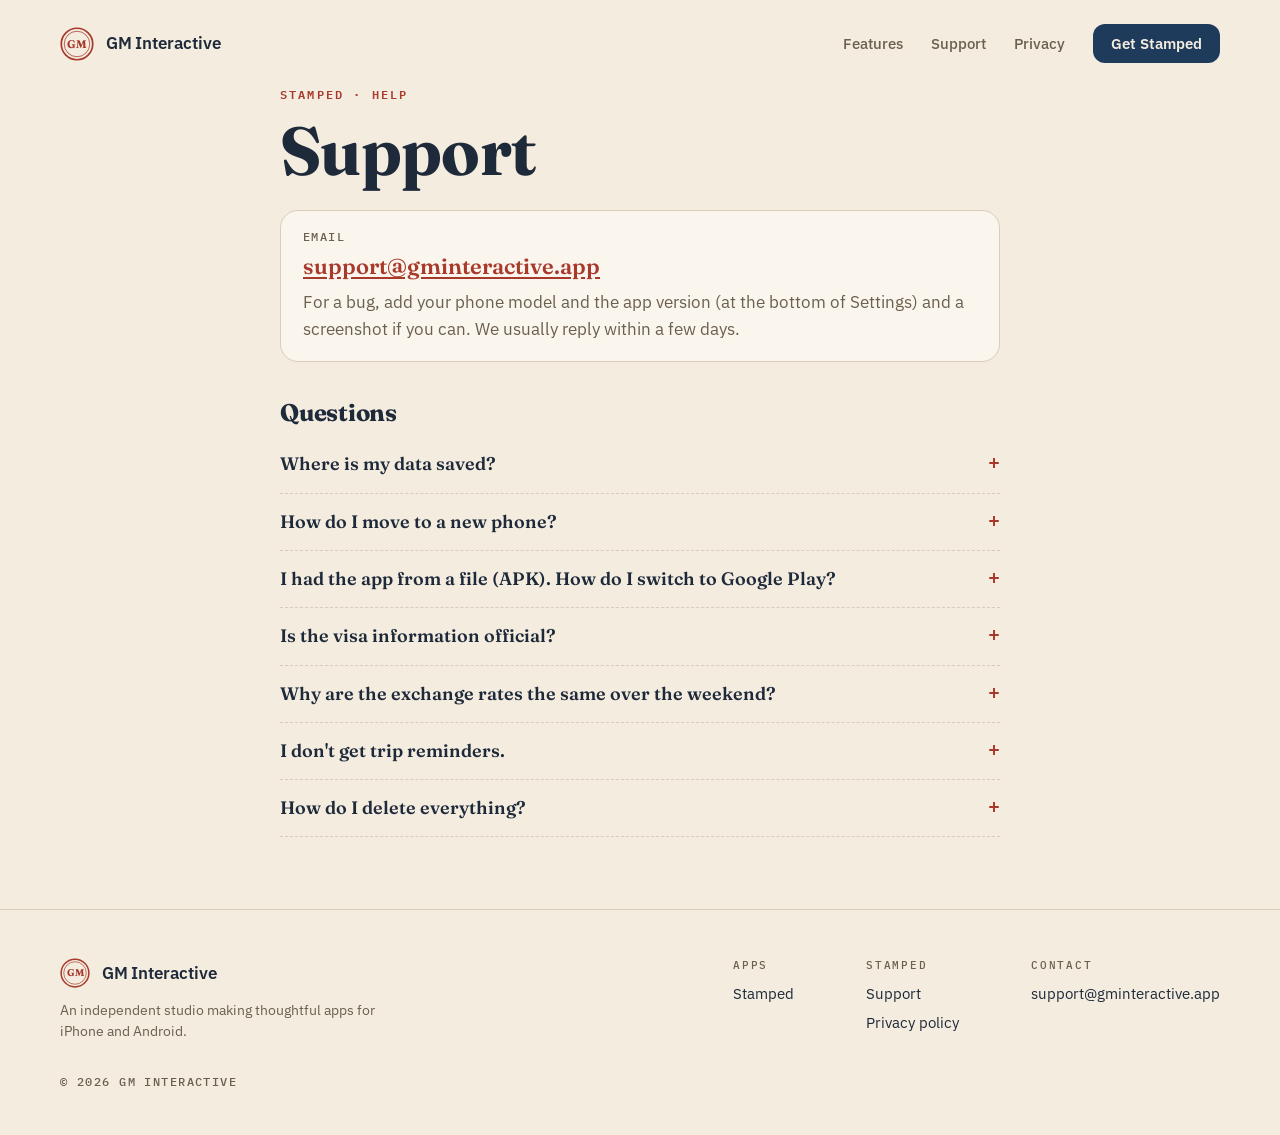
<file: stamped/support/index.html>
<!doctype html>
<html lang="en">
<head>
<meta charset="utf-8">
<meta name="viewport" content="width=device-width, initial-scale=1">
<title>Stamped · Support</title>
<meta name="description" content="Help with Stamped: backups, moving to a new phone, visa data and contact.">
<link rel="icon" href="/stamped/img/favicon.png">
<link rel="preconnect" href="https://fonts.googleapis.com">
<link rel="preconnect" href="https://fonts.gstatic.com" crossorigin>
<link href="https://fonts.googleapis.com/css2?family=Fraunces:opsz,wght@9..144,600;9..144,700&family=IBM+Plex+Mono:wght@500;600&family=IBM+Plex+Sans:wght@400;500;600&display=swap" rel="stylesheet">
<link rel="stylesheet" href="/style.css">
</head>
<body>
<header class="wrap top">
  <a class="brand" href="/"><svg width="34" height="34" viewBox="0 0 40 40" aria-hidden="true"><circle cx="20" cy="20" r="18.5" fill="none" stroke="var(--red)" stroke-width="2"/><circle cx="20" cy="20" r="15" fill="none" stroke="var(--red)" stroke-width="0.9"/><text x="20" y="24.6" text-anchor="middle" font-family="Fraunces, Georgia, serif" font-weight="700" font-size="13" letter-spacing="-0.5" fill="var(--red)">GM</text></svg>GM Interactive</a>
  <nav class="nav" aria-label="Main"><a href="/stamped/#features">Features</a><a href="/stamped/support/">Support</a><a href="/stamped/privacy/">Privacy</a><a class="cta" href="/stamped/">Get Stamped</a></nav>
  <details class="menu">
    <summary aria-label="Menu"><svg width="22" height="22" viewBox="0 0 24 24" fill="none" stroke="currentColor" stroke-width="1.75" stroke-linecap="round" aria-hidden="true"><path d="M4 7h16M4 12h16M4 17h16"/></svg></summary>
    <div class="menu-panel"><a href="/stamped/#features">Features</a><a href="/stamped/support/">Support</a><a href="/stamped/privacy/">Privacy</a><a href="/stamped/">Get Stamped</a></div>
  </details>
</header>

<main class="wrap narrow prose">
  <div class="kicker">Stamped · Help</div>
  <h1 style="margin:12px 0 18px">Support</h1>

  <div class="card">
    <p class="label" style="margin:0 0 6px">Email</p>
    <p style="margin:0;font:600 22px/1.3 var(--serif)"><a href="mailto:support@gminteractive.app?subject=Stamped">support@gminteractive.app</a></p>
    <p class="muted" style="margin:8px 0 0">For a bug, add your phone model and the app version (at the bottom of Settings) and a screenshot if you can. We usually reply within a few days.</p>
  </div>

  <h2>Questions</h2>
  <div class="faq">
    <details>
      <summary>Where is my data saved?</summary>
      <p>Only on your phone, inside the app. There's no account and no server, so nobody else can see it or restore it for you. Export a backup now and then.</p>
    </details>
    <details>
      <summary>How do I move to a new phone?</summary>
      <ul>
        <li>On the old phone: Settings → Backup → <strong>Export</strong>, and save the file somewhere you can reach (Drive, iCloud Drive, email, WhatsApp).</li>
        <li>On the new phone: install Stamped, then on the first screen choose <strong>Restore from backup</strong> (or Settings → Backup → <strong>Import</strong>) and pick the file.</li>
        <li>It works between Android and iPhone in both directions.</li>
      </ul>
    </details>
    <details>
      <summary>I had the app from a file (APK). How do I switch to Google Play?</summary>
      <p>The Play version can't update a copy installed from a file. Export a backup, uninstall the old app, install Stamped from Google Play, then import the backup.</p>
    </details>
    <details>
      <summary>Is the visa information official?</summary>
      <p>No. Stamped is an independent app and isn't connected to any government. Visa data comes from the public Passport Index dataset and can be out of date. Always check the embassy or official government website before you travel.</p>
    </details>
    <details>
      <summary>Why are the exchange rates the same over the weekend?</summary>
      <p>Markets are closed, so the source publishes no new rates. The app shows the date of the rates it's using.</p>
    </details>
    <details>
      <summary>I don't get trip reminders.</summary>
      <p>Check that notifications are allowed for Stamped in your phone's settings and that reminders are on in Settings → Reminders. On some Android phones, battery saving can delay them.</p>
    </details>
    <details>
      <summary>How do I delete everything?</summary>
      <p>Settings → Reset all data, or uninstall the app. Nothing is kept anywhere else.</p>
    </details>
  </div>
</main>

<footer class="foot">
  <div class="wrap">
    <div class="foot-grid">
      <div class="foot-about">
        <a class="brand" href="/"><svg width="30" height="30" viewBox="0 0 40 40" aria-hidden="true"><circle cx="20" cy="20" r="18.5" fill="none" stroke="var(--red)" stroke-width="2"/><circle cx="20" cy="20" r="15" fill="none" stroke="var(--red)" stroke-width="0.9"/><text x="20" y="24.6" text-anchor="middle" font-family="Fraunces, Georgia, serif" font-weight="700" font-size="13" letter-spacing="-0.5" fill="var(--red)">GM</text></svg>GM Interactive</a>
        <p>An independent studio making thoughtful apps for iPhone and Android.</p>
      </div>
      <div class="foot-cols">
        <div class="foot-col"><span class="label">Apps</span><a href="/stamped/">Stamped</a></div>
        <div class="foot-col"><span class="label">Stamped</span><a href="/stamped/support/">Support</a><a href="/stamped/privacy/">Privacy policy</a></div>
        <div class="foot-col"><span class="label">Contact</span><a href="mailto:support@gminteractive.app">support@gminteractive.app</a></div>
      </div>
    </div>
    <div class="label foot-copy">© 2026 GM Interactive</div>
  </div>
</footer>
</body>
</html>
</file>
<file: style.css>
/* GM Interactive · shared styles ("Passport & Ink") */
:root {
  --paper: #F3ECDF; --card: #FAF6EE; --line: #D9CDB8; --line-soft: #E3D8C4;
  --ink: #1E2A3A; --muted: #6B5F4E; --primary: #1F3B5C; --on-primary: #F3ECDF;
  --red: #A8392B; --green: #2F6A52; --amber: #9A6418; --purple: #6E4683; --blue: #3A6EA5;
  --page: #1F3B5C; --gold: #E3AE5C;
  --serif: "Fraunces", Georgia, serif;
  --mono: "IBM Plex Mono", ui-monospace, Menlo, monospace;
  --sans: "IBM Plex Sans", -apple-system, "Segoe UI", Roboto, sans-serif;
}
@media (prefers-color-scheme: dark) {
  :root {
    --paper: #101A26; --card: #172334; --line: #2B3A50; --line-soft: #223046;
    --ink: #EEE6D6; --muted: #A89D8A; --primary: #E6D9BE; --on-primary: #101A26;
    --red: #E07A63; --green: #6FC6A1; --amber: #E3AE5C; --purple: #C3A0DC; --blue: #7FA8D6;
    --page: #1C3352;
  }
}
* { box-sizing: border-box; }
html { -webkit-text-size-adjust: 100%; }
body {
  margin: 0; background: var(--paper); color: var(--ink);
  font: 17px/1.6 var(--sans);
}
img { max-width: 100%; display: block; }
a { color: var(--red); text-underline-offset: 3px; }
.wrap { max-width: 1200px; margin: 0 auto; padding: 0 20px; }
.narrow { max-width: 760px; }

/* type */
.kicker { font: 600 12px/1.2 var(--mono); letter-spacing: .18em; text-transform: uppercase; color: var(--red); }
.label { font: 500 12px/1.4 var(--mono); letter-spacing: .12em; text-transform: uppercase; color: var(--muted); }
h1, h2, h3 { font-family: var(--serif); font-weight: 700; line-height: 1.1; margin: 0; letter-spacing: -.01em; }
h1 { font-size: clamp(40px, 7vw, 68px); }
h2 { font-size: clamp(28px, 4vw, 38px); }
h3 { font-size: 21px; }
p { margin: 0 0 14px; }
.muted { color: var(--muted); }

/* header + footer (studio site) */
.top { display: flex; align-items: center; justify-content: space-between; padding-top: 24px; padding-bottom: 24px; gap: 16px; position: relative; }
.brand { display: flex; align-items: center; gap: 12px; color: var(--ink); text-decoration: none; font: 600 17px/1 var(--sans); letter-spacing: -.01em; }
.brand svg { flex: none; }
.nav { display: flex; align-items: center; gap: 28px; flex-wrap: wrap; }
.nav a { font: 500 15px/1 var(--sans); color: var(--muted); text-decoration: none; }
.nav a:hover { color: var(--ink); }
.nav a.cta { color: var(--on-primary); background: var(--primary); padding: 12px 18px; border-radius: 12px; font-weight: 600; }
.nav a.cta:hover { color: var(--on-primary); opacity: .92; }
.menu { display: none; }
@media (max-width: 760px) {
  .top .nav { display: none; }
  .menu { display: block; }
  .menu summary { list-style: none; width: 44px; height: 44px; border-radius: 12px; border: 1.5px solid var(--line); background: var(--card);
                  display: grid; place-items: center; cursor: pointer; color: var(--ink); }
  .menu summary::-webkit-details-marker { display: none; }
  .menu[open] .menu-panel { position: absolute; right: 20px; top: 76px; z-index: 10; background: var(--card); border: 1.5px solid var(--line);
                  border-radius: 16px; padding: 10px; display: flex; flex-direction: column; min-width: 220px; box-shadow: 0 18px 40px rgba(0,0,0,.14); }
  .menu-panel a { padding: 12px 14px; border-radius: 10px; font: 500 16px/1.2 var(--sans); color: var(--ink); text-decoration: none; }
  .menu-panel a:hover { background: var(--paper); }
}
.menu-panel { display: none; }

.foot { border-top: 1.5px solid var(--line); margin-top: 72px; padding: 48px 0 44px; }
.foot-grid { display: flex; justify-content: space-between; gap: 40px; flex-wrap: wrap; }
.foot-about { max-width: 320px; display: flex; flex-direction: column; gap: 12px; }
.foot-about p { margin: 0; font-size: 14px; line-height: 1.5; color: var(--muted); }
.foot-cols { display: flex; gap: 72px; flex-wrap: wrap; }
.foot-col { display: flex; flex-direction: column; gap: 10px; }
.foot-col .label { font-size: 11px; letter-spacing: .16em; }
.foot-col a { font: 400 15px/1.3 var(--sans); color: var(--ink); text-decoration: none; }
.foot-col a:hover { color: var(--red); }
.foot-copy { margin-top: 32px; }
@media (max-width: 640px) { .foot-cols { gap: 40px; } }

/* blocks */
.card { background: var(--card); border: 1.5px solid var(--line); border-radius: 18px; }
.rule { display: flex; align-items: center; gap: 14px; margin: 64px 0 22px; }
.rule::after { content: ""; flex: 1; border-top: 1.5px dashed var(--line); }
.rule span { font: 600 13px/1 var(--mono); letter-spacing: .18em; text-transform: uppercase; color: var(--primary); }

/* stamp-like chip */
.chip {
  display: inline-flex; align-items: center; gap: 8px; padding: 9px 14px;
  border: 2px solid currentColor; border-radius: 8px; box-shadow: inset 0 0 0 3px var(--paper), inset 0 0 0 4.5px currentColor;
  font: 600 12px/1 var(--mono); letter-spacing: .12em; text-transform: uppercase;
}

/* buttons */
.btns { display: flex; gap: 12px; flex-wrap: wrap; }
.btn {
  display: inline-flex; flex-direction: column; justify-content: center; min-width: 190px;
  padding: 12px 20px; border-radius: 14px; text-decoration: none;
  background: var(--primary); color: var(--on-primary); border: 1.5px solid var(--primary);
}
.btn small { font: 500 11px/1.3 var(--mono); letter-spacing: .12em; text-transform: uppercase; opacity: .75; }
.btn b { font: 600 18px/1.3 var(--sans); }
.btn.ghost { background: transparent; color: var(--ink); border-color: var(--line); }
.btn[aria-disabled="true"] { cursor: default; }

/* prose pages */
.prose h2 { font-size: 24px; margin: 38px 0 10px; }
.prose ul { padding-left: 20px; margin: 0 0 14px; }
.prose li { margin: 6px 0; }
.prose .card { padding: 18px 22px; margin: 22px 0; }
.faq details { border-bottom: 1.5px dashed var(--line); padding: 16px 0; }
.faq summary { cursor: pointer; font: 600 18px/1.35 var(--serif); list-style: none; display: flex; justify-content: space-between; gap: 16px; }
.faq summary::-webkit-details-marker { display: none; }
.faq summary::after { content: "+"; font: 500 20px/1 var(--mono); color: var(--red); }
.faq details[open] summary::after { content: "–"; }
.faq details p, .faq details ul { margin-top: 10px; color: var(--muted); }
</file>
